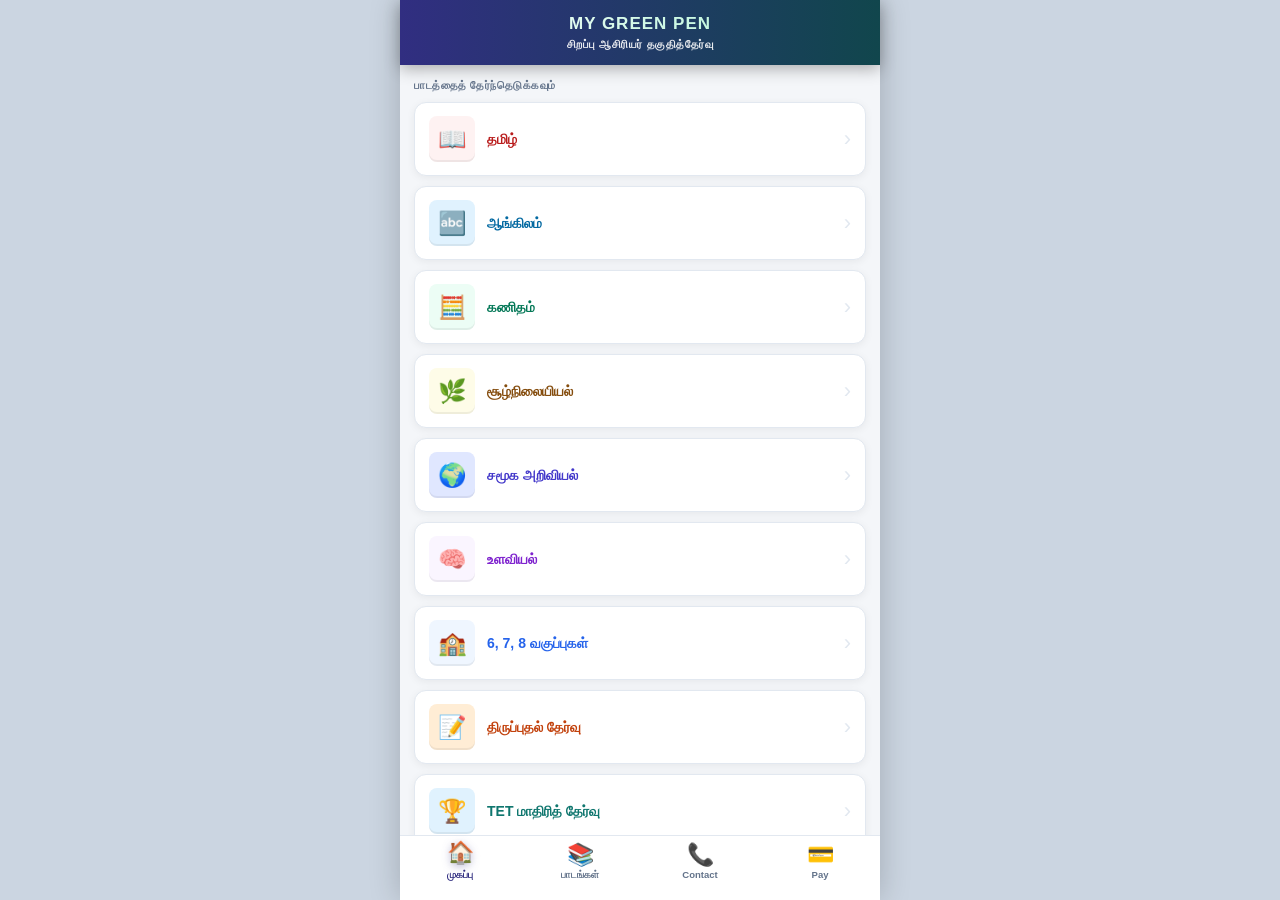
<file: greenpen_app (4)/index.html>
<!DOCTYPE html>
<html lang="ta">
<head>
<meta charset="UTF-8">
<meta name="viewport" content="width=device-width, initial-scale=1.0, maximum-scale=1.0, user-scalable=no">
<meta name="mobile-web-app-capable" content="yes">
<meta name="apple-mobile-web-app-capable" content="yes">
<title>My Green Pen – சிறப்பு ஆசிரியர் தகுதித்தேர்வு</title>
<link rel="stylesheet" href="shared.css">
<link rel="stylesheet" href="index.css">
<style>
  .page { display: none; animation: fadeIn 0.25s ease; }
  .page.show { display: block; }


</style>
</head>
<body>

<div class="app-wrapper">

  <!-- HEADER -->
  <div class="app-header">
    <div style="width:100%;position:relative;z-index:2;">
      <span class="bname">MY GREEN PEN</span>
      <span class="bsub">சிறப்பு ஆசிரியர் தகுதித்தேர்வு</span>
    </div>
  </div>



  <!-- SCROLLABLE PAGES -->
  <div class="page-area" id="pageArea">

    <!-- PAGE 1: SUBJECTS -->
    <div class="page show" id="pg1">
      <div class="sec-wrap">
        <div class="sec-lbl">பாடத்தைத் தேர்ந்தெடுக்கவும்</div>
        <div class="subj-grid" id="subjGrid"></div>
      </div>
    </div>

    <!-- PAGE 2: CLASSES -->
    <div class="page" id="pg2">
      <div class="subj-topbar">
        <button class="back-btn" onclick="showPage(1)">&#8592;</button>
        <div class="topbar-info">
          <div class="topbar-lbl">சிறப்பு ஆசிரியர் தகுதித்தேர்வு</div>
          <div class="topbar-name" id="p2Name">பாடம்</div>
        </div>
      </div>
      <div class="menu-list-wrap">
        <div class="sec-lbl" style="margin-bottom:12px;">வகுப்பைத் தேர்ந்தெடுக்கவும்</div>
        <div id="classList"></div>
      </div>
    </div>

    <!-- PAGE 3: TERMS -->
    <div class="page" id="pg3">
      <div class="subj-topbar">
        <button class="back-btn" onclick="showPage(2)">&#8592;</button>
        <div class="topbar-info">
          <div class="topbar-lbl" id="p3Lbl">பாடம்</div>
          <div class="topbar-name" id="p3Name">வகுப்பு</div>
        </div>
      </div>
      <div class="menu-list-wrap">
        <div class="sec-lbl" style="margin-bottom:12px;">பருவத்தைத் தேர்ந்தெடுக்கவும்</div>
        <div id="termList"></div>
      </div>
    </div>

    <!-- PAGE 4: LESSON INDEX -->
    <div class="page" id="pg4">
      <div class="subj-topbar">
        <button class="back-btn" onclick="goBackFromIndex()">&#8592;</button>
        <div class="topbar-info">
          <div class="topbar-lbl" id="p4Lbl">பாடம்</div>
          <div class="topbar-name" id="p4Name">பருவம்</div>
        </div>
      </div>
      <div class="menu-list-wrap">
        <div class="sec-lbl" style="margin-bottom:12px;">படிக்க வேண்டிய பாடங்கள்</div>
        <div id="lessonList"></div>
      </div>
    </div>

  </div><!-- end page-area -->

  <!-- BOTTOM NAV -->
  <div class="bottom-nav">
    <div class="bnav-item active" id="bn1" onclick="showPage(1)">
      <div class="bnav-icon">🏠</div>
      <div class="bnav-lbl">முகப்பு</div>
    </div>
    <div class="bnav-item" id="bn2" onclick="showPage(1)">
      <div class="bnav-icon">📚</div>
      <div class="bnav-lbl">பாடங்கள்</div>
    </div>
    <div class="bnav-item" id="bn3" onclick="window.location.href='tel:6369371452'">
      <div class="bnav-icon">📞</div>
      <div class="bnav-lbl">Contact</div>
    </div>
    <div class="bnav-item" id="bn4" onclick="showPay()">
      <div class="bnav-icon">💳</div>
      <div class="bnav-lbl">Pay</div>
    </div>
  </div>

  <!-- PAY MODAL -->
  <div class="pay-modal-overlay" id="payModal">
    <div class="pay-modal">
      <div class="gpay-logo">💳</div>
      <div class="pay-title">GPay மூலம் செலுத்த</div>
      <div class="pay-desc">கீழே உள்ள எண்ணிற்கு GPay அல்லது PhonePe மூலம் செலுத்தவும்.</div>
      <div class="pay-number" id="gpayNumber">8883464252</div>
      <button class="copy-btn" onclick="copyGPay()">📋 எண்ணை Copy செய்</button>
      <button class="close-pay-btn" onclick="hidePay()">✖ மூடுக</button>
    </div>
  </div>

  <div class="toast" id="toast"></div>

</div><!-- end app-wrapper -->

<script>
// ═══════════════════════════════════════════════════
//  GitHub credentials — இங்கே உங்கள் விவரங்களை
//  நேரடியாக உள்ளிடவும். Admin panel தேவையில்லை.
// ═══════════════════════════════════════════════════
var GH = {
  owner: 'mathanstudio8807656338-lang',  // ← உங்கள் GitHub username
  repo:  'tet1-new',                     // ← உங்கள் repository பெயர்
  token: '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'   // ← ghp_xxxxxxxxxxxx
};



// ═══════════════════════════════════════════════════
//  SUBJECTS
//  prefix = உங்கள் file பெயரில் உள்ள குறுக்கெழுத்து
//  உதா: tamil → tam, english → eng, maths → mat
// ═══════════════════════════════════════════════════
var SUBJECTS = [
  { id:'tamil',        name:'தமிழ்',             icon:'📖', color:'#b91c1c', bg:'#fef2f2', type:'class',  prefix:'tam',  file:null },
  { id:'english',      name:'ஆங்கிலம்',           icon:'🔤', color:'#0369a1', bg:'#e0f2fe', type:'class',  prefix:'eng',  file:null },
  { id:'maths',        name:'கணிதம்',             icon:'🧮', color:'#047857', bg:'#ecfdf5', type:'class',  prefix:'mat',  file:null },
  { id:'evs',          name:'சூழ்நிலையியல்',       icon:'🌿', color:'#854d0e', bg:'#fefce8', type:'class',  prefix:'evs',  file:null },
  { id:'social',       name:'சமூக அறிவியல்',      icon:'🌍', color:'#4338ca', bg:'#e0e7ff', type:'class',  prefix:'soc',  file:null },
  { id:'psychology',   name:'உளவியல்',             icon:'🧠', color:'#7e22ce', bg:'#faf5ff', type:'direct', prefix:'psy',  file:'data/psychology.json' },
  { id:'classes_678',  name:'6, 7, 8 வகுப்புகள்', icon:'🏫', color:'#2563eb', bg:'#eff6ff', type:'direct', prefix:'c678', file:'data/classes_678.json' },
  { id:'revision_test',name:'திருப்புதல் தேர்வு',  icon:'📝', color:'#c2410c', bg:'#ffedd5', type:'direct', prefix:'rev',  file:'data/revision_test.json' },
  { id:'tet_mock_test',name:'TET மாதிரித் தேர்வு', icon:'🏆', color:'#0f766e', bg:'#e0f2fe', type:'direct', prefix:'tet',  file:'data/tet_mock_test.json' }
];

var CLASSES = [
  {id:'c1',name:'வகுப்பு 1'},{id:'c2',name:'வகுப்பு 2'},
  {id:'c3',name:'வகுப்பு 3'},{id:'c4',name:'வகுப்பு 4'},{id:'c5',name:'வகுப்பு 5'}
];

var TERMS = [
  {id:'t1',name:'பருவம் 1'},{id:'t2',name:'பருவம் 2'},{id:'t3',name:'பருவம் 3'}
];

// ═══════════════════════════════════════════════════
//  STATE
// ═══════════════════════════════════════════════════
var state = { subj:null, cls:null, term:null, lessonList:[], cache:{} };

// ═══════════════════════════════════════════════════
//  NAVIGATION
// ═══════════════════════════════════════════════════
function showPage(n) {
  document.querySelectorAll('.page').forEach(function(p){ p.classList.remove('show'); });
  document.getElementById('pg'+n).classList.add('show');
  document.getElementById('pageArea').scrollTop = 0;
  [1,2,3,4].forEach(function(i){
    var b=document.getElementById('bn'+i); if(b) b.classList.remove('active');
  });
  document.getElementById(n===1?'bn1':'bn2').classList.add('active');
}

function goBackFromIndex() {
  if (state.subj && state.subj.type==='direct') showPage(1);
  else showPage(3);
}

// ═══════════════════════════════════════════════════
//  LOCAL FETCH (offline mode)
// ═══════════════════════════════════════════════════
async function fetchFile(filePath) {
  if (state.cache[filePath]) return state.cache[filePath];
  var res = await fetch(filePath);
  if (res.status === 404) return null;
  if (!res.ok) throw new Error('HTTP ' + res.status);
  var parsed = await res.json();
  state.cache[filePath] = parsed;
  return parsed;
}

// ═══════════════════════════════════════════════════
//  RENDER HOME
// ═══════════════════════════════════════════════════
function renderHome() {
  document.getElementById('subjGrid').innerHTML = SUBJECTS.map(function(s){
    return '<div class="subj-card" onclick="openSubject(\''+s.id+'\')"><div class="sc-inner">'
      +'<div class="sc-icon" style="background:'+s.bg+';color:'+s.color+'">'+s.icon+'</div>'
      +'<div class="sc-info"><div class="sc-name" style="color:'+s.color+'">'+s.name+'</div></div>'
      +'<div class="sc-chev">›</div></div></div>';
  }).join('');
}

// ═══════════════════════════════════════════════════
//  OPEN SUBJECT
// ═══════════════════════════════════════════════════
function openSubject(id) {
  var s = SUBJECTS.find(function(x){return x.id===id;});
  if (!s) return;
  state.subj = s;

  if (s.type==='direct') {
    state.cls={id:'none',name:''}; state.term={id:'none',name:''};
    document.getElementById('p4Lbl').textContent  = s.name;
    document.getElementById('p4Name').textContent = 'பட்டியல்';
    showLoading();
    showPage(4);

    var cacheKey = s.prefix+'_direct';
    if (state.cache[cacheKey]) {
      state.lessonList = state.cache[cacheKey];
      renderLessonIndex();
      return;
    }

    // psy_l1.json, psy_l2.json... என்று 404 வரும்வரை fetch செய்
    fetchAllLessons(s.prefix, '', '', 1, []).then(function(lessons){
      if (lessons.length > 0) {
        state.cache[cacheKey] = lessons;
        state.lessonList = lessons;
      } else {
        state.lessonList = [fallback(id)];
      }
      renderLessonIndex();
    }).catch(function(){ state.lessonList=[fallback(id)]; renderLessonIndex(); });
    return;
  }

  document.getElementById('p2Name').textContent = s.name;
  document.getElementById('classList').innerHTML = CLASSES.map(function(c){
    return '<div class="menu-item" onclick="openClass(\''+c.id+'\')"><div class="mi-icon" style="background:'+s.bg+';color:'+s.color+'">🏫</div><div class="mi-title">'+c.name+'</div><div class="mi-chev">›</div></div>';
  }).join('');
  showPage(2);
}

function openClass(clsId) {
  var c = CLASSES.find(function(x){return x.id===clsId;});
  state.cls = c;
  document.getElementById('p3Lbl').textContent  = state.subj.name;
  document.getElementById('p3Name').textContent = c.name;
  document.getElementById('termList').innerHTML = TERMS.map(function(t){
    return '<div class="menu-item" onclick="openTerm(\''+t.id+'\')"><div class="mi-icon" style="background:'+state.subj.bg+';color:'+state.subj.color+'">📑</div><div class="mi-title">'+t.name+'</div><div class="mi-chev">›</div></div>';
  }).join('');
  showPage(3);
}

function openTerm(termId) {
  var t = TERMS.find(function(x){return x.id===termId;});
  state.term = t;
  document.getElementById('p4Lbl').textContent  = state.subj.name+' ❯ '+state.cls.name;
  document.getElementById('p4Name').textContent = t.name;
  showLoading();
  showPage(4);

  // File format: data/tam_5_t1_l1.json
  // prefix_classNum_termId_lNum.json
  var prefix   = state.subj.prefix;
  var clsNum   = state.cls.id.replace('c',''); // c5 → 5
  var termStr  = t.id;                          // t1
  var cacheKey = prefix+'_'+clsNum+'_'+termStr;

  if (state.cache[cacheKey]) {
    state.lessonList = state.cache[cacheKey];
    renderLessonIndex();
    return;
  }

  // l1, l2, l3... என்று 404 வரும்வரை fetch செய்
  fetchAllLessons(prefix, clsNum, termStr, 1, []).then(function(lessons){
    if (lessons.length > 0) {
      state.cache[cacheKey] = lessons;
      state.lessonList = lessons;
    } else {
      state.lessonList = [fallback('dummy')];
    }
    renderLessonIndex();
  }).catch(function(){
    state.lessonList = [fallback('dummy')];
    renderLessonIndex();
  });
}

// ஒவ்வொரு lesson file-ஐயும் l1,l2,l3... என்று fetch செய்யும்
// 404 கிடைத்தால் நிறுத்திவிடும்
// Direct subjects:     data/psy_l1.json      (clsNum='', termStr='')
// Class-based:         data/tam_5_t1_l1.json  (clsNum='5', termStr='t1')
async function fetchAllLessons(prefix, clsNum, termStr, lessonNum, collected) {
  var parts = [prefix];
  if (clsNum)  parts.push(clsNum);
  if (termStr) parts.push(termStr);
  parts.push('l' + lessonNum);
  var fp  = 'data/' + parts.join('_') + '.json';
  try {
    var res = await fetch(fp);
    if (res.status===404) return collected; // இந்த lesson இல்லை — முடிந்தது
    if (!res.ok) return collected;
    var lesson = await res.json();
    // lesson_meta format அல்லது direct object — இரண்டும் வேலை செய்யும்
    collected.push(lesson);
    return fetchAllLessons(prefix, clsNum, termStr, lessonNum+1, collected);
  } catch(e) {
    return collected;
  }
}

function showLoading() {
  document.getElementById('lessonList').innerHTML =
    '<div class="loader-wrap"><div class="spinner"></div><div class="loader-msg">ஏற்றுகிறது...</div></div>';
}

function fallback(id) {
  return {id:id+'_l1',title:'1. முழுப்பாடப்பகுதி',
    material:[{title:'குறிப்புகள்',points:['Admin Panel வழியாக தரவை சேர்க்கவும்.']}],
    quiz:[{q:'மாதிரி வினா?',opts:['அ','ஆ','இ','ஈ'],ans:0,expl:''}]};
}

// ═══════════════════════════════════════════════════
//  RENDER LESSON INDEX
// ═══════════════════════════════════════════════════
function renderLessonIndex() {
  var list = document.getElementById('lessonList');
  if (!state.lessonList || state.lessonList.length===0) {
    list.innerHTML='<div class="empty-state"><div class="empty-icon">📝</div><div class="empty-msg">பாடங்கள் விரைவில் பதிவேற்றப்படும்</div></div>';
    return;
  }
  var sId=state.subj?state.subj.id:'', cId=state.cls?state.cls.id:'', tId=state.term?state.term.id:'';
  list.innerHTML = state.lessonList.map(function(lesson, idx){
    // lessonId = l1, l2, l3... (lesson index-based)
    var lId = 'l' + (idx + 1);
    var q = 'id='+lId+'&subj='+sId+'&cls='+cId+'&term='+tId;
    return '<div class="lesson-card">'
      +'<div class="lc-num">பாடம் '+(idx+1)+'</div>'
      +'<div class="lc-title">'+(lesson.lesson_meta ? lesson.lesson_meta.title : lesson.title)+'</div>'
      +'<div class="lc-actions">'
      +'<a class="lc-btn btn-mat"  href="material.html?'+q+'">📚 பாடக்குறிப்புகள்</a>'
      +'<a class="lc-btn btn-quiz" href="quiz.html?'+q+'">✍️ தேர்வு</a>'
      +'</div></div>';
  }).join('');
}

// ═══════════════════════════════════════════════════
//  PAY MODAL
// ═══════════════════════════════════════════════════
function showPay(){ document.getElementById('payModal').classList.add('show'); }
function hidePay(){ document.getElementById('payModal').classList.remove('show'); }
function copyGPay(){
  var num=document.getElementById('gpayNumber').innerText;
  navigator.clipboard.writeText(num).catch(function(){});
  showToast('📋 '+num+' நகலெடுக்கப்பட்டது!');
  hidePay();
}
function showToast(msg){
  var t=document.getElementById('toast');
  t.textContent=msg; t.classList.add('show');
  setTimeout(function(){t.classList.remove('show');},2500);
}

// INIT
renderHome();
</script>
</body>
</html>
</file>
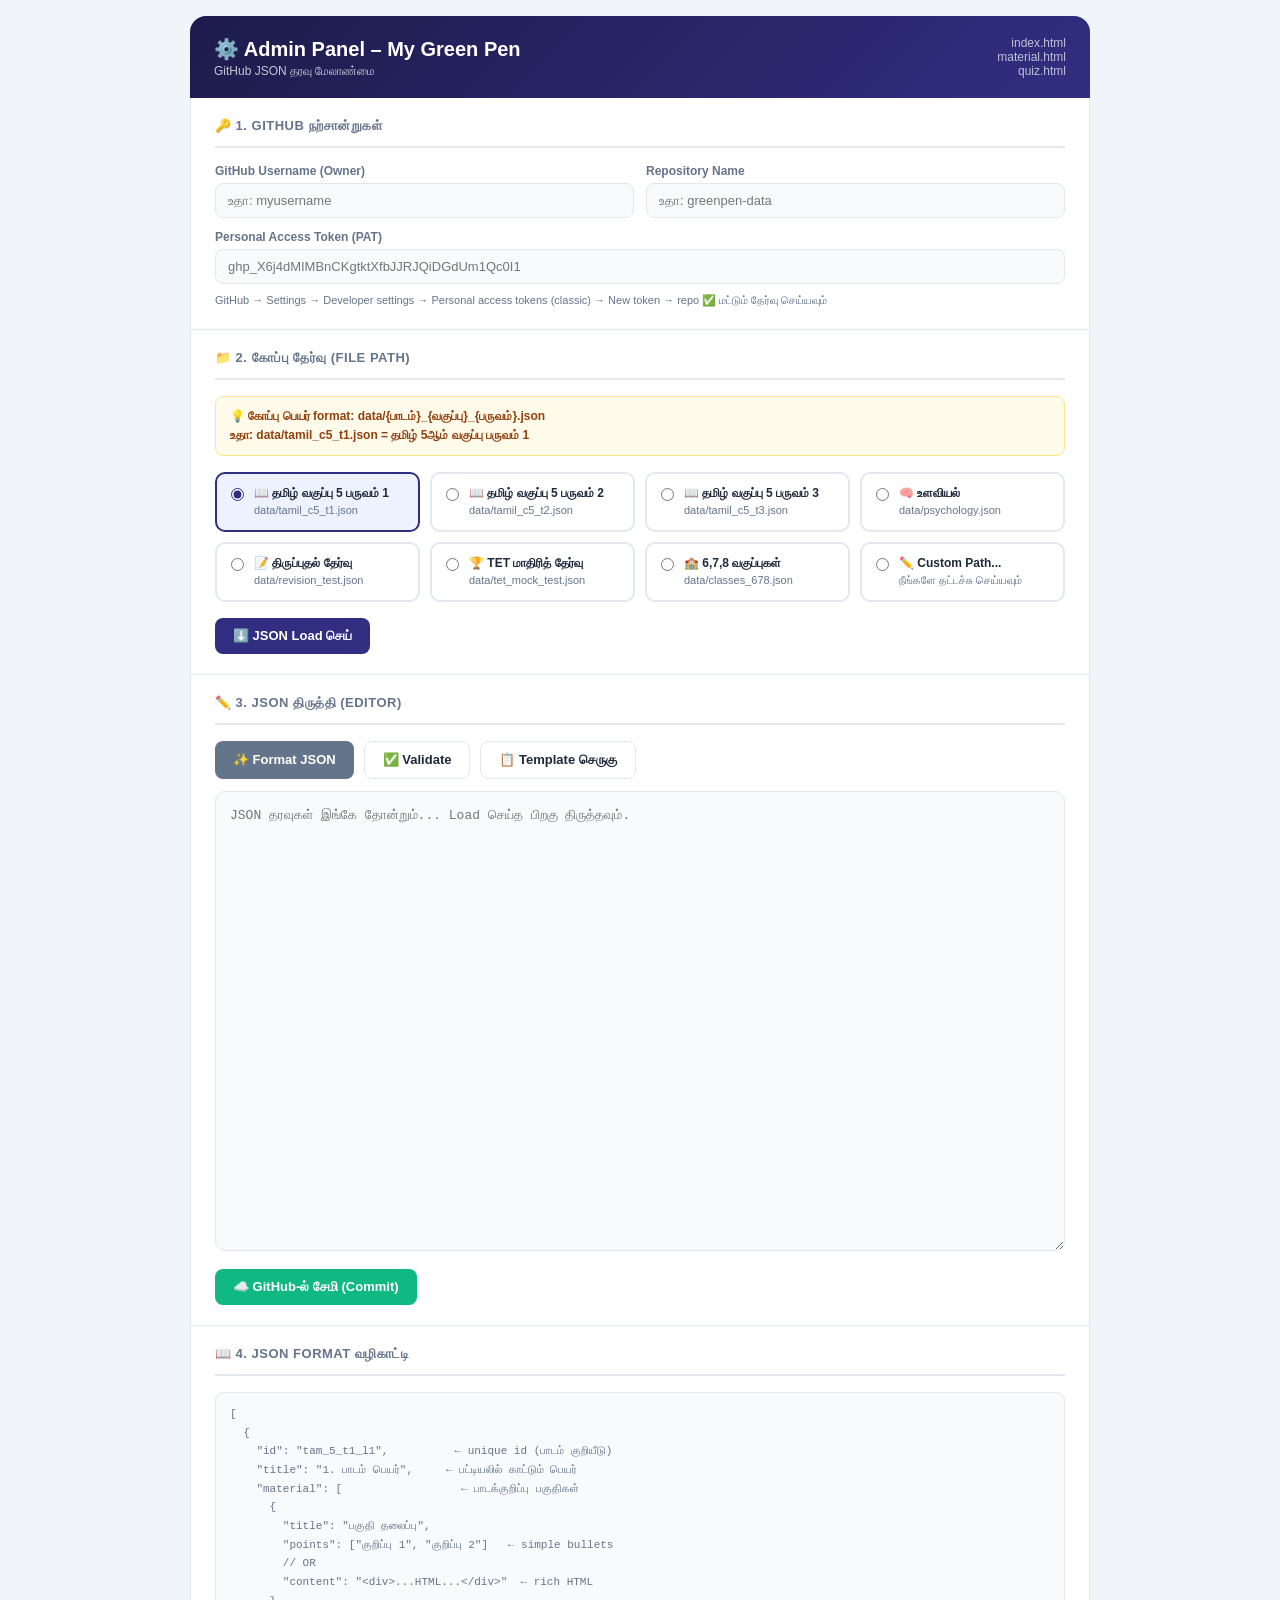
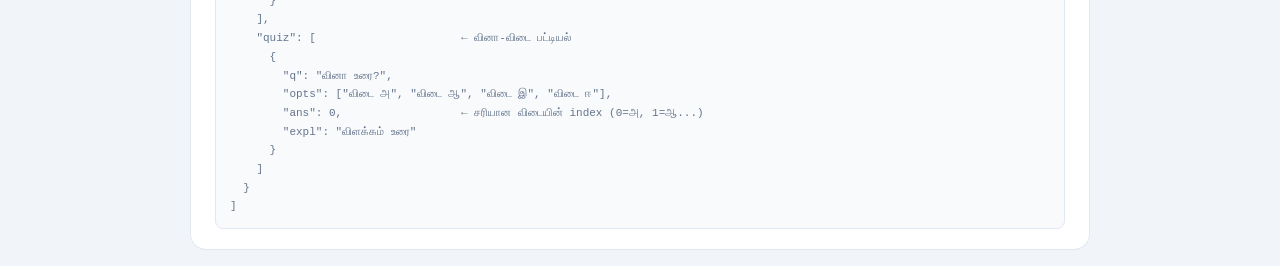
<file: greenpen_app (4)/admin.html>
<!DOCTYPE html>
<html lang="ta">
<head>
<meta charset="UTF-8">
<meta name="viewport" content="width=device-width, initial-scale=1.0">
<title>Admin Panel – My Green Pen</title>
<!-- Offline mode: system Tamil font -->
<style>
:root {
  --primary: #312e81; --primary-h: #4338ca;
  --success: #10b981; --danger: #ef4444;
  --warning: #f59e0b;
  --bg: #f1f5f9; --card: #fff;
  --text: #1e293b; --muted: #64748b;
  --border: #e2e8f0;
  --font: 'Noto Sans Tamil', sans-serif;
}
* { box-sizing: border-box; margin: 0; padding: 0; font-family: var(--font); }
body { background: var(--bg); color: var(--text); padding: 16px; min-height: 100vh; }

.container { max-width: 900px; margin: 0 auto; }

/* Header */
.header {
  background: linear-gradient(135deg, #1e1b4b, #312e81);
  color: #fff; padding: 20px 24px;
  border-radius: 16px 16px 0 0;
  display: flex; align-items: center; justify-content: space-between;
}
.header h1 { font-size: 20px; font-weight: 800; }
.header-sub { font-size: 12px; opacity: 0.75; margin-top: 3px; }

/* Cards */
.card {
  background: var(--card); padding: 20px 24px;
  border: 1px solid var(--border);
  border-top: none; margin-bottom: 0;
}
.card:last-child { border-radius: 0 0 16px 16px; }
.section-title {
  font-size: 13px; font-weight: 800; color: var(--muted);
  letter-spacing: 0.5px; text-transform: uppercase;
  padding-bottom: 12px; margin-bottom: 16px;
  border-bottom: 2px solid var(--border);
  display: flex; align-items: center; gap: 8px;
}

/* Form */
.form-grid { display: grid; grid-template-columns: 1fr 1fr; gap: 12px; }
@media (max-width: 600px) { .form-grid { grid-template-columns: 1fr; } }
.form-group { display: flex; flex-direction: column; gap: 5px; }
.form-group label { font-size: 12px; font-weight: 700; color: var(--muted); }
.form-control {
  padding: 9px 12px;
  border: 1.5px solid var(--border);
  border-radius: 8px; font-size: 13px;
  font-family: var(--font); outline: none;
  background: #f8fafc; color: var(--text);
  transition: border 0.2s, background 0.2s;
}
.form-control:focus { border-color: var(--primary); background: #fff; box-shadow: 0 0 0 3px rgba(49,46,129,0.08); }
.help { font-size: 11px; color: var(--muted); margin-top: 3px; line-height: 1.5; }

/* File selector */
.file-grid { display: grid; grid-template-columns: repeat(auto-fill, minmax(200px, 1fr)); gap: 10px; margin-bottom: 16px; }
.file-card {
  border: 2px solid var(--border); border-radius: 10px;
  padding: 12px 14px; cursor: pointer;
  transition: border-color 0.15s, background 0.15s;
  display: flex; align-items: flex-start; gap: 10px;
}
.file-card:hover  { border-color: #a5b4fc; background: #f5f3ff; }
.file-card.active { border-color: var(--primary); background: #eef2ff; }
.file-card input  { margin-top: 2px; accent-color: var(--primary); flex-shrink: 0; }
.file-card-info strong { font-size: 12px; font-weight: 800; color: var(--text); display: block; }
.file-card-info span  { font-size: 11px; color: var(--muted); }

/* Custom path */
.custom-path-wrap { margin-top: 4px; display: none; }
.custom-path-wrap.show { display: block; }

/* Buttons */
.btn-row { display: flex; gap: 10px; flex-wrap: wrap; }
.btn {
  padding: 10px 18px; border: none; border-radius: 8px;
  font-size: 13px; font-weight: 700; cursor: pointer;
  display: inline-flex; align-items: center; gap: 6px;
  font-family: var(--font); transition: opacity 0.2s, transform 0.1s;
}
.btn:active { transform: scale(0.97); }
.btn:hover  { opacity: 0.88; }
.btn-primary { background: var(--primary); color: #fff; }
.btn-success { background: var(--success); color: #fff; }
.btn-slate   { background: #64748b; color: #fff; }
.btn-outline { background: transparent; border: 1.5px solid var(--border); color: var(--text); }

/* Editor */
.editor-wrap { position: relative; }
#jsonEditor {
  width: 100%; height: 460px;
  padding: 14px; font-family: 'Courier New', monospace;
  font-size: 13px; border: 1.5px solid var(--border);
  border-radius: 10px; resize: vertical;
  background: #f8fafc; line-height: 1.6; outline: none;
  color: var(--text);
  transition: border 0.2s;
}
#jsonEditor:focus { border-color: var(--primary); background: #fff; }

/* Status */
.status-box {
  padding: 10px 14px; border-radius: 8px;
  font-size: 13px; font-weight: 700;
  display: none; margin-top: 12px;
  animation: fadeIn 0.2s ease;
}
.status-box.show-ok  { display: flex; align-items: center; gap: 8px; background: #d1fae5; color: #065f46; border: 1px solid #6ee7b7; }
.status-box.show-err { display: flex; align-items: center; gap: 8px; background: #fee2e2; color: #991b1b; border: 1px solid #fca5a5; }
.status-box.show-info{ display: flex; align-items: center; gap: 8px; background: #e0e7ff; color: var(--primary); border: 1px solid #a5b4fc; }

@keyframes fadeIn { from { opacity:0; transform:translateY(3px); } to { opacity:1; transform:translateY(0); } }

/* Info bar */
.info-bar {
  background: #fffbeb; border: 1px solid #fde68a;
  border-radius: 8px; padding: 10px 14px;
  font-size: 12px; color: #92400e; font-weight: 600;
  margin-bottom: 16px; line-height: 1.6;
}

/* JSON format guide */
.format-guide {
  background: #f8fafc; border: 1px solid var(--border);
  border-radius: 8px; padding: 12px 14px;
  font-size: 11px; color: var(--muted);
  font-family: monospace; line-height: 1.7;
  margin-top: 8px; white-space: pre-wrap; word-break: break-all;
}
</style>
</head>
<body>

<div class="container">

  <!-- Header -->
  <div class="header">
    <div>
      <h1>⚙️ Admin Panel – My Green Pen</h1>
      <div class="header-sub">GitHub JSON தரவு மேலாண்மை</div>
    </div>
    <div style="font-size:12px;opacity:0.7;text-align:right;">
      index.html<br>material.html<br>quiz.html
    </div>
  </div>

  <!-- SECTION 1: GitHub Credentials -->
  <div class="card">
    <div class="section-title">🔑 1. GitHub நற்சான்றுகள்</div>
    <div class="form-grid">
      <div class="form-group">
        <label>GitHub Username (Owner)</label>
        <input type="text" id="ghOwner" class="form-control" placeholder="உதா: myusername" autocomplete="off" spellcheck="false">
      </div>
      <div class="form-group">
        <label>Repository Name</label>
        <input type="text" id="ghRepo"  class="form-control" placeholder="உதா: greenpen-data" autocomplete="off" spellcheck="false">
      </div>
      <div class="form-group" style="grid-column:1/-1;">
        <label>Personal Access Token (PAT)</label>
        <input type="password" id="ghToken" class="form-control" placeholder="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">
        <div class="help">GitHub → Settings → Developer settings → Personal access tokens (classic) → New token → repo ✅ மட்டும் தேர்வு செய்யவும்</div>
      </div>
    </div>
  </div>

  <!-- SECTION 2: File Selection -->
  <div class="card">
    <div class="section-title">📁 2. கோப்பு தேர்வு (File Path)</div>

    <div class="info-bar">
      💡 கோப்பு பெயர் format: <strong>data/{பாடம்}_{வகுப்பு}_{பருவம்}.json</strong><br>
      உதா: <strong>data/tamil_c5_t1.json</strong> = தமிழ் 5ஆம் வகுப்பு பருவம் 1
    </div>

    <div class="file-grid" id="fileGrid">
      <!-- Populated by JS -->
    </div>

    <div class="custom-path-wrap" id="customWrap">
      <div class="form-group">
        <label>Custom File Path</label>
        <input type="text" id="customPath" class="form-control" placeholder="data/tamil_c4_t2.json">
        <div class="help">data/ என்று ஆரம்பிக்கவும். உதா: data/english_c3_t1.json</div>
      </div>
    </div>

    <div class="btn-row" style="margin-top:16px;">
      <button class="btn btn-primary" onclick="fetchJSON()">⬇️ JSON Load செய்</button>
    </div>
    <div class="status-box" id="fetchStatus"></div>
  </div>

  <!-- SECTION 3: JSON Editor -->
  <div class="card">
    <div class="section-title">✏️ 3. JSON திருத்தி (Editor)</div>

    <div class="btn-row" style="margin-bottom:12px;">
      <button class="btn btn-slate" onclick="formatJSON()">✨ Format JSON</button>
      <button class="btn btn-outline" onclick="validateJSON()">✅ Validate</button>
      <button class="btn btn-outline" onclick="insertTemplate()">📋 Template செருகு</button>
    </div>

    <div class="editor-wrap">
      <textarea id="jsonEditor" placeholder="JSON தரவுகள் இங்கே தோன்றும்... Load செய்த பிறகு திருத்தவும்."></textarea>
    </div>

    <div class="btn-row" style="margin-top:14px;">
      <button class="btn btn-success" onclick="commitJSON()">☁️ GitHub-ல் சேமி (Commit)</button>
    </div>
    <div class="status-box" id="saveStatus"></div>
  </div>

  <!-- SECTION 4: Format Reference -->
  <div class="card">
    <div class="section-title">📖 4. JSON Format வழிகாட்டி</div>
    <div class="format-guide">[
  {
    "id": "tam_5_t1_l1",          ← unique id (பாடம் குறியீடு)
    "title": "1. பாடம் பெயர்",     ← பட்டியலில் காட்டும் பெயர்
    "material": [                  ← பாடக்குறிப்பு பகுதிகள்
      {
        "title": "பகுதி தலைப்பு",
        "points": ["குறிப்பு 1", "குறிப்பு 2"]   ← simple bullets
        // OR
        "content": "&lt;div&gt;...HTML...&lt;/div&gt;"  ← rich HTML
      }
    ],
    "quiz": [                      ← வினா-விடை பட்டியல்
      {
        "q": "வினா உரை?",
        "opts": ["விடை அ", "விடை ஆ", "விடை இ", "விடை ஈ"],
        "ans": 0,                  ← சரியான விடையின் index (0=அ, 1=ஆ...)
        "expl": "விளக்கம் உரை"
      }
    ]
  }
]</div>
  </div>

</div>

<script>
// ═══════════════════════════════════════════════════
//  PRE-DEFINED FILE LIST
// ═══════════════════════════════════════════════════
var FILES = [
  { path:'data/tamil_c5_t1.json',      label:'தமிழ் வகுப்பு 5 பருவம் 1',    icon:'📖' },
  { path:'data/tamil_c5_t2.json',      label:'தமிழ் வகுப்பு 5 பருவம் 2',    icon:'📖' },
  { path:'data/tamil_c5_t3.json',      label:'தமிழ் வகுப்பு 5 பருவம் 3',    icon:'📖' },
  { path:'data/psychology.json',       label:'உளவியல்',                       icon:'🧠' },
  { path:'data/revision_test.json',    label:'திருப்புதல் தேர்வு',            icon:'📝' },
  { path:'data/tet_mock_test.json',    label:'TET மாதிரித் தேர்வு',           icon:'🏆' },
  { path:'data/classes_678.json',      label:'6,7,8 வகுப்புகள்',              icon:'🏫' },
  { path:'custom',                     label:'Custom Path...',                 icon:'✏️' }
];

var currentSHA = null;
var selectedPath = FILES[0].path;

// Render file cards
(function renderFiles() {
  var grid = document.getElementById('fileGrid');
  grid.innerHTML = FILES.map(function(f, i) {
    return '<label class="file-card' + (i===0?' active':'') + '" onclick="selectFile(\'' + f.path + '\',this)">'
         + '<input type="radio" name="filePick" value="' + f.path + '"' + (i===0?' checked':'') + '>'
         + '<div class="file-card-info">'
         +   '<strong>' + f.icon + ' ' + f.label + '</strong>'
         +   '<span>' + (f.path !== 'custom' ? f.path : 'நீங்களே தட்டச்சு செய்யவும்') + '</span>'
         + '</div>'
         + '</label>';
  }).join('');
})();

function selectFile(path, el) {
  selectedPath = path;
  document.querySelectorAll('.file-card').forEach(function(c){ c.classList.remove('active'); });
  el.classList.add('active');
  var wrap = document.getElementById('customWrap');
  wrap.classList.toggle('show', path === 'custom');
}

function getFilePath() {
  return selectedPath === 'custom'
    ? document.getElementById('customPath').value.trim()
    : selectedPath;
}

// ═══════════════════════════════════════════════════
//  BASE64 HELPERS
// ═══════════════════════════════════════════════════
function utf8_to_b64(str) { return window.btoa(unescape(encodeURIComponent(str))); }
function b64_to_utf8(str) { return decodeURIComponent(escape(window.atob(str.replace(/\s/g,'')))); }

function getGH() {
  return {
    owner: document.getElementById('ghOwner').value.trim(),
    repo:  document.getElementById('ghRepo').value.trim(),
    token: document.getElementById('ghToken').value.trim()
  };
}

// ═══════════════════════════════════════════════════
//  STATUS HELPERS
// ═══════════════════════════════════════════════════
function setStatus(elId, msg, type) {
  var el = document.getElementById(elId);
  el.textContent = msg;
  el.className = 'status-box show-' + type;
  if (type === 'ok') setTimeout(function(){ el.className='status-box'; }, 5000);
}

// ═══════════════════════════════════════════════════
//  FETCH FROM GITHUB
// ═══════════════════════════════════════════════════
async function fetchJSON() {
  var gh   = getGH();
  var path = getFilePath();
  if (!gh.owner || !gh.repo || !gh.token || !path) {
    setStatus('fetchStatus', '⚠️ அனைத்து விவரங்களையும் நிரப்பவும்!', 'err'); return;
  }
  setStatus('fetchStatus', '⏳ GitHub-லிருந்து பெறுகிறது...', 'info');
  var url = 'https://api.github.com/repos/' + gh.owner + '/' + gh.repo + '/contents/' + path;
  try {
    var res = await fetch(url, { headers: { 'Authorization':'token '+gh.token, 'Accept':'application/vnd.github.v3+json' }});
    if (res.status === 404) {
      currentSHA = null;
      var template = getTemplate();
      document.getElementById('jsonEditor').value = template;
      setStatus('fetchStatus', 'ℹ️ கோப்பு இல்லை — புதிய template தயார்! திருத்தி சேமிக்கவும்.', 'info');
      return;
    }
    if (!res.ok) throw new Error('HTTP ' + res.status);
    var data = await res.json();
    currentSHA = data.sha;
    var content = b64_to_utf8(data.content);
    document.getElementById('jsonEditor').value = content;
    formatJSON();
    setStatus('fetchStatus', '✅ கோப்பு வெற்றிகரமாக ஏற்றப்பட்டது! (' + path + ')', 'ok');
  } catch(e) {
    setStatus('fetchStatus', '❌ பிழை: ' + e.message, 'err');
  }
}

// ═══════════════════════════════════════════════════
//  FORMAT / VALIDATE
// ═══════════════════════════════════════════════════
function formatJSON() {
  var ed = document.getElementById('jsonEditor');
  try {
    ed.value = JSON.stringify(JSON.parse(ed.value), null, 2);
  } catch(e) {
    setStatus('saveStatus', '❌ JSON வடிவம் தவறு: ' + e.message, 'err');
  }
}

function validateJSON() {
  try {
    var parsed = JSON.parse(document.getElementById('jsonEditor').value);
    if (!Array.isArray(parsed)) { setStatus('saveStatus', '❌ JSON array [ ] வடிவில் இருக்க வேண்டும்!', 'err'); return; }
    var issues = [];
    parsed.forEach(function(l, i) {
      if (!l.id)       issues.push('பாடம் ' + (i+1) + ': id இல்லை');
      if (!l.title)    issues.push('பாடம் ' + (i+1) + ': title இல்லை');
      if (!l.material) issues.push('பாடம் ' + (i+1) + ': material இல்லை');
      if (!l.quiz)     issues.push('பாடம் ' + (i+1) + ': quiz இல்லை');
    });
    if (issues.length > 0) {
      setStatus('saveStatus', '⚠️ ' + issues.join(' | '), 'err');
    } else {
      setStatus('saveStatus', '✅ JSON சரியாக உள்ளது! ' + parsed.length + ' பாடங்கள் உள்ளன.', 'ok');
    }
  } catch(e) {
    setStatus('saveStatus', '❌ JSON பிழை: ' + e.message, 'err');
  }
}

// ═══════════════════════════════════════════════════
//  INSERT TEMPLATE
// ═══════════════════════════════════════════════════
function getTemplate() {
  return JSON.stringify([
    {
      "id": "subj_cls_term_l1",
      "title": "1. பாடம் பெயர்",
      "material": [
        { "title": "முக்கிய குறிப்புகள்", "points": ["குறிப்பு 1", "குறிப்பு 2", "குறிப்பு 3"] },
        { "title": "சொல்லர்த்தங்கள்",     "points": ["சொல் 1 — பொருள் 1", "சொல் 2 — பொருள் 2"] }
      ],
      "quiz": [
        { "q": "கேள்வி 1?", "opts": ["விடை அ", "விடை ஆ", "விடை இ", "விடை ஈ"], "ans": 0, "expl": "விளக்கம்" },
        { "q": "கேள்வி 2?", "opts": ["விடை அ", "விடை ஆ", "விடை இ", "விடை ஈ"], "ans": 1, "expl": "விளக்கம்" }
      ]
    }
  ], null, 2);
}
function insertTemplate() {
  if (document.getElementById('jsonEditor').value.trim() && !confirm('தற்போதைய உள்ளடக்கம் மாற்றப்படும். தொடரவா?')) return;
  document.getElementById('jsonEditor').value = getTemplate();
  setStatus('saveStatus', 'ℹ️ Template செருகப்பட்டது. id மற்றும் title-ஐ மாற்றவும்.', 'info');
}

// ═══════════════════════════════════════════════════
//  COMMIT TO GITHUB
// ═══════════════════════════════════════════════════
async function commitJSON() {
  var gh      = getGH();
  var path    = getFilePath();
  var content = document.getElementById('jsonEditor').value;

  if (!gh.owner || !gh.repo || !gh.token || !path || !content) {
    setStatus('saveStatus', '⚠️ அனைத்து விவரங்களும் மற்றும் JSON தரவும் தேவை!', 'err'); return;
  }
  try { JSON.parse(content); } catch(e) {
    setStatus('saveStatus', '❌ JSON பிழை உள்ளது. சரிசெய்து சேமிக்கவும்: ' + e.message, 'err'); return;
  }

  var url      = 'https://api.github.com/repos/' + gh.owner + '/' + gh.repo + '/contents/' + path;
  var bodyData = { message: 'Update ' + path + ' via Admin Panel', content: utf8_to_b64(content) };
  if (currentSHA) bodyData.sha = currentSHA;

  setStatus('saveStatus', '⏳ GitHub-ல் சேமிக்கப்படுகிறது...', 'info');

  try {
    var res = await fetch(url, {
      method: 'PUT',
      headers: { 'Authorization':'token '+gh.token, 'Accept':'application/vnd.github.v3+json', 'Content-Type':'application/json' },
      body: JSON.stringify(bodyData)
    });
    if (!res.ok) { var err = await res.json(); throw new Error(err.message || 'Commit failed'); }
    var resData = await res.json();
    currentSHA = resData.content.sha;
    setStatus('saveStatus', '✅ வெற்றிகரமாக சேமிக்கப்பட்டது! 🎉 (' + path + ')', 'ok');
  } catch(e) {
    setStatus('saveStatus', '❌ சேமிப்பில் பிழை: ' + e.message, 'err');
  }
}

// Auto-fill from localStorage if available
(function() {
  document.getElementById('ghOwner').value = localStorage.getItem('gh_owner') || '';
  document.getElementById('ghRepo').value  = localStorage.getItem('gh_repo')  || '';
  document.getElementById('ghToken').value = localStorage.getItem('gh_token') || '';
})();
</script>
</body>
</html>
</file>
<file: greenpen_app (4)/shared.css>
/* ═══════════════════════════════════════════
   SHARED.CSS — My Green Pen
   All pages share these base styles
═══════════════════════════════════════════ */

/* Offline mode: system Tamil font பயன்படுத்துகிறோம் */

/* ── CSS VARIABLES ── */
:root {
  --primary:       #312e81;
  --primary-light: #4338ca;
  --primary-pale:  #e0e7ff;
  --success:       #10b981;
  --success-pale:  #ecfdf5;
  --danger:        #ef4444;
  --danger-pale:   #fef2f2;
  --warning:       #f59e0b;
  --warning-pale:  #fefce8;
  --bg:            #cbd5e1;
  --surface:       #f4f6f9;
  --card:          #ffffff;
  --text:          #1e293b;
  --text-muted:    #64748b;
  --border:        #e2e8f0;
  --shadow-sm:     0 2px 8px rgba(0,0,0,0.06);
  --shadow-md:     0 4px 16px rgba(0,0,0,0.10);
  --radius-sm:     8px;
  --radius-md:     12px;
  --radius-lg:     16px;
  --font:          'Noto Sans Tamil', 'Tamil Sangam MN', 'Latha', Arial, sans-serif;
}

/* ── RESET ── */
*, *::before, *::after {
  box-sizing: border-box;
  margin: 0;
  padding: 0;
  -webkit-tap-highlight-color: transparent;
}

html, body {
  height: 100%;
  height: 100dvh;
  overflow: hidden;
  background: var(--bg);
  font-family: var(--font);
  color: var(--text);
}

/* ── APP SHELL ── */
.app-wrapper {
  height: 100%;
  max-width: 480px;
  margin: 0 auto;
  background: var(--surface);
  display: flex;
  flex-direction: column;
  position: relative;
  box-shadow: 0 0 30px rgba(0,0,0,0.20);
}

/* ── HEADER ── */
.app-header {
  background: linear-gradient(270deg, #1e1b4b, #312e81, #064e3b, #312e81);
  background-size: 400% 400%;
  animation: headerGradient 12s ease infinite;
  padding: 14px 16px;
  display: flex;
  align-items: center;
  justify-content: center;
  text-align: center;
  flex-shrink: 0;
  z-index: 50;
  box-shadow: 0 4px 15px rgba(0,0,0,0.30);
  position: relative;
  overflow: hidden;
}
@keyframes headerGradient {
  0%   { background-position: 0% 50%; }
  50%  { background-position: 100% 50%; }
  100% { background-position: 0% 50%; }
}
.app-header::after {
  content: '';
  position: absolute;
  top: 0; left: -100%;
  width: 50%; height: 100%;
  background: linear-gradient(to right,
    rgba(255,255,255,0) 0%,
    rgba(255,255,255,0.15) 50%,
    rgba(255,255,255,0) 100%);
  transform: skewX(-25deg);
  animation: headerShine 6s infinite;
}
@keyframes headerShine {
  0%   { left: -100%; }
  20%  { left: 200%; }
  100% { left: 200%; }
}

.bname {
  font-size: 17px;
  font-weight: 900;
  background: linear-gradient(to right, #ffffff, #a7f3d0, #ffffff);
  background-size: 200% auto;
  -webkit-background-clip: text;
  -webkit-text-fill-color: transparent;
  background-clip: text;
  animation: textShine 3s linear infinite;
  display: block;
  letter-spacing: 1px;
}
@keyframes textShine {
  to { background-position: 200% center; }
}
.bsub {
  font-size: 11px;
  color: rgba(255,255,255,0.9);
  display: block;
  margin-top: 4px;
  font-weight: 600;
  letter-spacing: 0.5px;
}

/* ── TOPBAR (inner pages) ── */
.subj-topbar {
  background: linear-gradient(135deg, #312e81, #4338ca);
  padding: 12px 16px;
  display: flex;
  align-items: center;
  gap: 12px;
  flex-shrink: 0;
  box-shadow: 0 4px 8px rgba(0,0,0,0.10);
}
.back-btn {
  width: 34px; height: 34px;
  border-radius: 10px;
  background: rgba(255,255,255,0.20);
  border: none; color: #fff;
  font-size: 20px; cursor: pointer;
  display: flex; align-items: center; justify-content: center;
  flex-shrink: 0;
  transition: background 0.15s;
}
.back-btn:active { background: rgba(255,255,255,0.35); }
.topbar-info { flex: 1; min-width: 0; }
.topbar-lbl  { font-size: 9px; font-weight: 600; color: rgba(255,255,255,0.70); }
.topbar-name {
  font-size: 14px; font-weight: 800; color: #fff;
  white-space: nowrap; overflow: hidden; text-overflow: ellipsis;
}

/* ── SCROLLABLE AREA ── */
.page-area {
  flex: 1;
  overflow-y: auto;
  overflow-x: hidden;
  -webkit-overflow-scrolling: touch;
  padding-bottom: 70px;
}

/* ── BOTTOM NAV ── */
.bottom-nav {
  position: absolute;
  bottom: 0; left: 0;
  width: 100%; height: 65px;
  background: rgba(255,255,255,0.98);
  backdrop-filter: blur(10px);
  border-top: 1px solid var(--border);
  display: flex;
  padding: 8px 0;
  z-index: 50;
  flex-shrink: 0;
}
.bnav-item {
  flex: 1;
  display: flex; flex-direction: column;
  align-items: center; gap: 3px;
  cursor: pointer;
}
.bnav-icon { font-size: 22px; line-height: 1; }
.bnav-lbl  { font-size: 9.5px; font-weight: 800; color: var(--text-muted); }
.bnav-item.active .bnav-lbl  { color: var(--primary); }
.bnav-item.active .bnav-icon {
  transform: translateY(-2px);
  filter: drop-shadow(0 2px 4px rgba(49,46,129,0.30));
}

/* ── CARDS & MENUS ── */
.menu-list-wrap { padding: 14px; }
.sec-lbl {
  font-size: 11px; font-weight: 800;
  color: var(--text-muted);
  letter-spacing: 0.5px;
  margin-bottom: 10px;
  text-transform: uppercase;
}
.menu-item {
  background: var(--card);
  border-radius: var(--radius-md);
  border: 1px solid var(--border);
  padding: 12px 14px;
  margin-bottom: 10px;
  display: flex; align-items: center; gap: 12px;
  box-shadow: var(--shadow-sm);
  cursor: pointer;
  transition: transform 0.1s, background 0.1s;
  text-decoration: none;
  color: var(--text);
}
.menu-item:active { transform: scale(0.98); background: #f8fafc; }
.mi-icon  { width: 40px; height: 40px; border-radius: 10px; display: flex; align-items: center; justify-content: center; font-size: 18px; }
.mi-title { font-size: 14px; font-weight: 800; color: var(--text); flex: 1; }
.mi-chev  { font-size: 20px; color: var(--border); }

/* ── EMPTY STATE ── */
.empty-state { text-align: center; padding: 50px 20px; }
.empty-icon  { font-size: 52px; opacity: 0.4; margin-bottom: 12px; }
.empty-msg   { font-size: 14px; color: var(--text-muted); font-weight: 600; }

/* ── LOADING SPINNER ── */
.loader-wrap { display: flex; flex-direction: column; align-items: center; justify-content: center; padding: 60px 20px; gap: 16px; }
.spinner {
  width: 36px; height: 36px;
  border: 3px solid var(--primary-pale);
  border-top-color: var(--primary);
  border-radius: 50%;
  animation: spin 0.7s linear infinite;
}
@keyframes spin { to { transform: rotate(360deg); } }
.loader-msg { font-size: 13px; color: var(--text-muted); font-weight: 600; }

/* ── PAY MODAL ── */
.pay-modal-overlay {
  position: absolute; top: 0; left: 0; right: 0; bottom: 0;
  background: rgba(15,23,42,0.75);
  z-index: 100;
  display: none; align-items: center; justify-content: center;
  backdrop-filter: blur(4px);
}
.pay-modal-overlay.show { display: flex; }
.pay-modal {
  background: #fff; width: 85%; max-width: 320px;
  border-radius: 24px; padding: 24px; text-align: center;
  box-shadow: var(--shadow-md);
  animation: popIn 0.3s cubic-bezier(0.175,0.885,0.32,1.275);
}
@keyframes popIn {
  from { transform: scale(0.8); opacity: 0; }
  to   { transform: scale(1);   opacity: 1; }
}
.gpay-logo {
  width: 64px; height: 64px; border-radius: 50%;
  background: #fff; border: 2px solid var(--border);
  display: flex; align-items: center; justify-content: center;
  margin: 0 auto 16px; font-size: 32px;
}
.pay-title  { font-size: 18px; font-weight: 800; color: var(--text); margin-bottom: 6px; }
.pay-desc   { font-size: 12px; color: var(--text-muted); line-height: 1.5; font-weight: 600; }
.pay-number {
  font-size: 26px; font-weight: 900; color: var(--primary);
  background: #f8fafc; border: 2px dashed var(--border);
  padding: 12px; border-radius: 12px;
  letter-spacing: 2px; margin: 16px 0;
}
.copy-btn {
  background: linear-gradient(135deg, #10b981, #059669);
  color: #fff; border: none; padding: 12px 24px;
  border-radius: 12px; font-weight: 800; cursor: pointer;
  font-size: 14px; font-family: var(--font);
  width: 100%; transition: transform 0.1s;
}
.copy-btn:active { transform: scale(0.96); }
.close-pay-btn {
  margin-top: 16px; background: none; border: none;
  color: #94a3b8; font-weight: 800; cursor: pointer;
  font-size: 13px; padding: 8px; width: 100%;
  font-family: var(--font);
}

/* ── TOAST NOTIFICATION ── */
.toast {
  position: fixed; bottom: 80px; left: 50%; transform: translateX(-50%) translateY(20px);
  background: #1e293b; color: #fff;
  padding: 10px 20px; border-radius: 20px;
  font-size: 13px; font-weight: 600;
  opacity: 0; transition: all 0.3s;
  pointer-events: none; white-space: nowrap;
  z-index: 200;
}
.toast.show { opacity: 1; transform: translateX(-50%) translateY(0); }

/* ── ANIMATIONS ── */
@keyframes fadeIn {
  from { opacity: 0; transform: translateY(6px); }
  to   { opacity: 1; transform: translateY(0); }
}
.fade-in { animation: fadeIn 0.25s ease; }
</file>
<file: greenpen_app (4)/index.css>
/* ═══════════════════════════════════════════
   INDEX.CSS — Home & Navigation Pages
   Covers: Subject grid, Class list, Term list,
           Lesson index (pg1–pg4)
═══════════════════════════════════════════ */

/* ── SECTION WRAP ── */
.sec-wrap { padding: 14px; }

/* ── SUBJECT CARDS (pg1) ── */
.subj-grid { display: flex; flex-direction: column; gap: 10px; }

.subj-card {
  background: var(--card);
  border-radius: var(--radius-md);
  border: 1px solid var(--border);
  overflow: hidden;
  cursor: pointer;
  box-shadow: var(--shadow-sm);
  transition: transform 0.1s, box-shadow 0.1s;
}
.subj-card:active { transform: scale(0.98); box-shadow: none; }

.sc-inner {
  display: flex;
  align-items: center;
  gap: 12px;
  padding: 13px 14px;
}
.sc-icon {
  width: 46px; height: 46px;
  border-radius: var(--radius-sm);
  display: flex; align-items: center; justify-content: center;
  font-size: 23px; flex-shrink: 0;
  box-shadow: inset 0 -2px 0 rgba(0,0,0,0.06);
}
.sc-info  { flex: 1; min-width: 0; }
.sc-name  { font-size: 14px; font-weight: 800; color: #0f172a; }
.sc-count { font-size: 11px; color: var(--text-muted); margin-top: 2px; font-weight: 500; }
.sc-chev  { font-size: 22px; color: var(--border); flex-shrink: 0; }

/* ── LESSON INDEX CARDS (pg4) ── */
.lesson-card {
  background: var(--card);
  border-radius: var(--radius-md);
  border: 1px solid var(--border);
  padding: 16px;
  margin-bottom: 12px;
  box-shadow: var(--shadow-sm);
  animation: fadeIn 0.2s ease;
}
.lc-num {
  font-size: 10px; font-weight: 800;
  color: var(--primary); background: var(--primary-pale);
  padding: 2px 8px; border-radius: 10px;
  display: inline-block; margin-bottom: 8px;
}
.lc-title {
  font-size: 14px; font-weight: 800; color: var(--text);
  margin-bottom: 12px; line-height: 1.5;
  border-left: 3px solid var(--success);
  padding-left: 10px;
}
.lc-actions {
  display: grid;
  grid-template-columns: 1fr 1fr;
  gap: 10px;
}
.lc-btn {
  padding: 11px 0;
  border-radius: 10px;
  font-size: 12px; font-weight: 700;
  text-align: center;
  cursor: pointer; border: none;
  font-family: var(--font);
  transition: transform 0.1s, opacity 0.1s;
  text-decoration: none;
  display: block;
}
.lc-btn:active { transform: scale(0.96); opacity: 0.85; }
.btn-mat  { background: #eff6ff; color: #1e40af; border: 1px solid #bfdbfe; }
.btn-quiz { background: var(--warning-pale); color: #854d0e; border: 1px solid #fef08a; }

/* ── CONFIG PANEL (GitHub credentials) ── */
.config-bar {
  background: var(--card);
  border-bottom: 1px solid var(--border);
  padding: 10px 14px;
  display: flex;
  align-items: center;
  gap: 8px;
  flex-shrink: 0;
}
.config-bar input {
  flex: 1;
  padding: 7px 10px;
  border: 1px solid var(--border);
  border-radius: var(--radius-sm);
  font-size: 12px;
  font-family: var(--font);
  outline: none;
  min-width: 0;
}
.config-bar input:focus { border-color: var(--primary); }
.config-bar button {
  padding: 7px 12px;
  background: var(--primary);
  color: #fff; border: none;
  border-radius: var(--radius-sm);
  font-size: 12px; font-weight: 700;
  cursor: pointer; font-family: var(--font);
  white-space: nowrap;
}

/* ── STATUS BADGE ── */
.status-badge {
  display: inline-flex; align-items: center; gap: 5px;
  font-size: 11px; font-weight: 700;
  padding: 4px 10px; border-radius: 12px;
  margin: 8px 14px 0;
}
.badge-ok      { background: #d1fae5; color: #065f46; }
.badge-err     { background: #fee2e2; color: #991b1b; }
.badge-loading { background: var(--primary-pale); color: var(--primary); }
</file>
